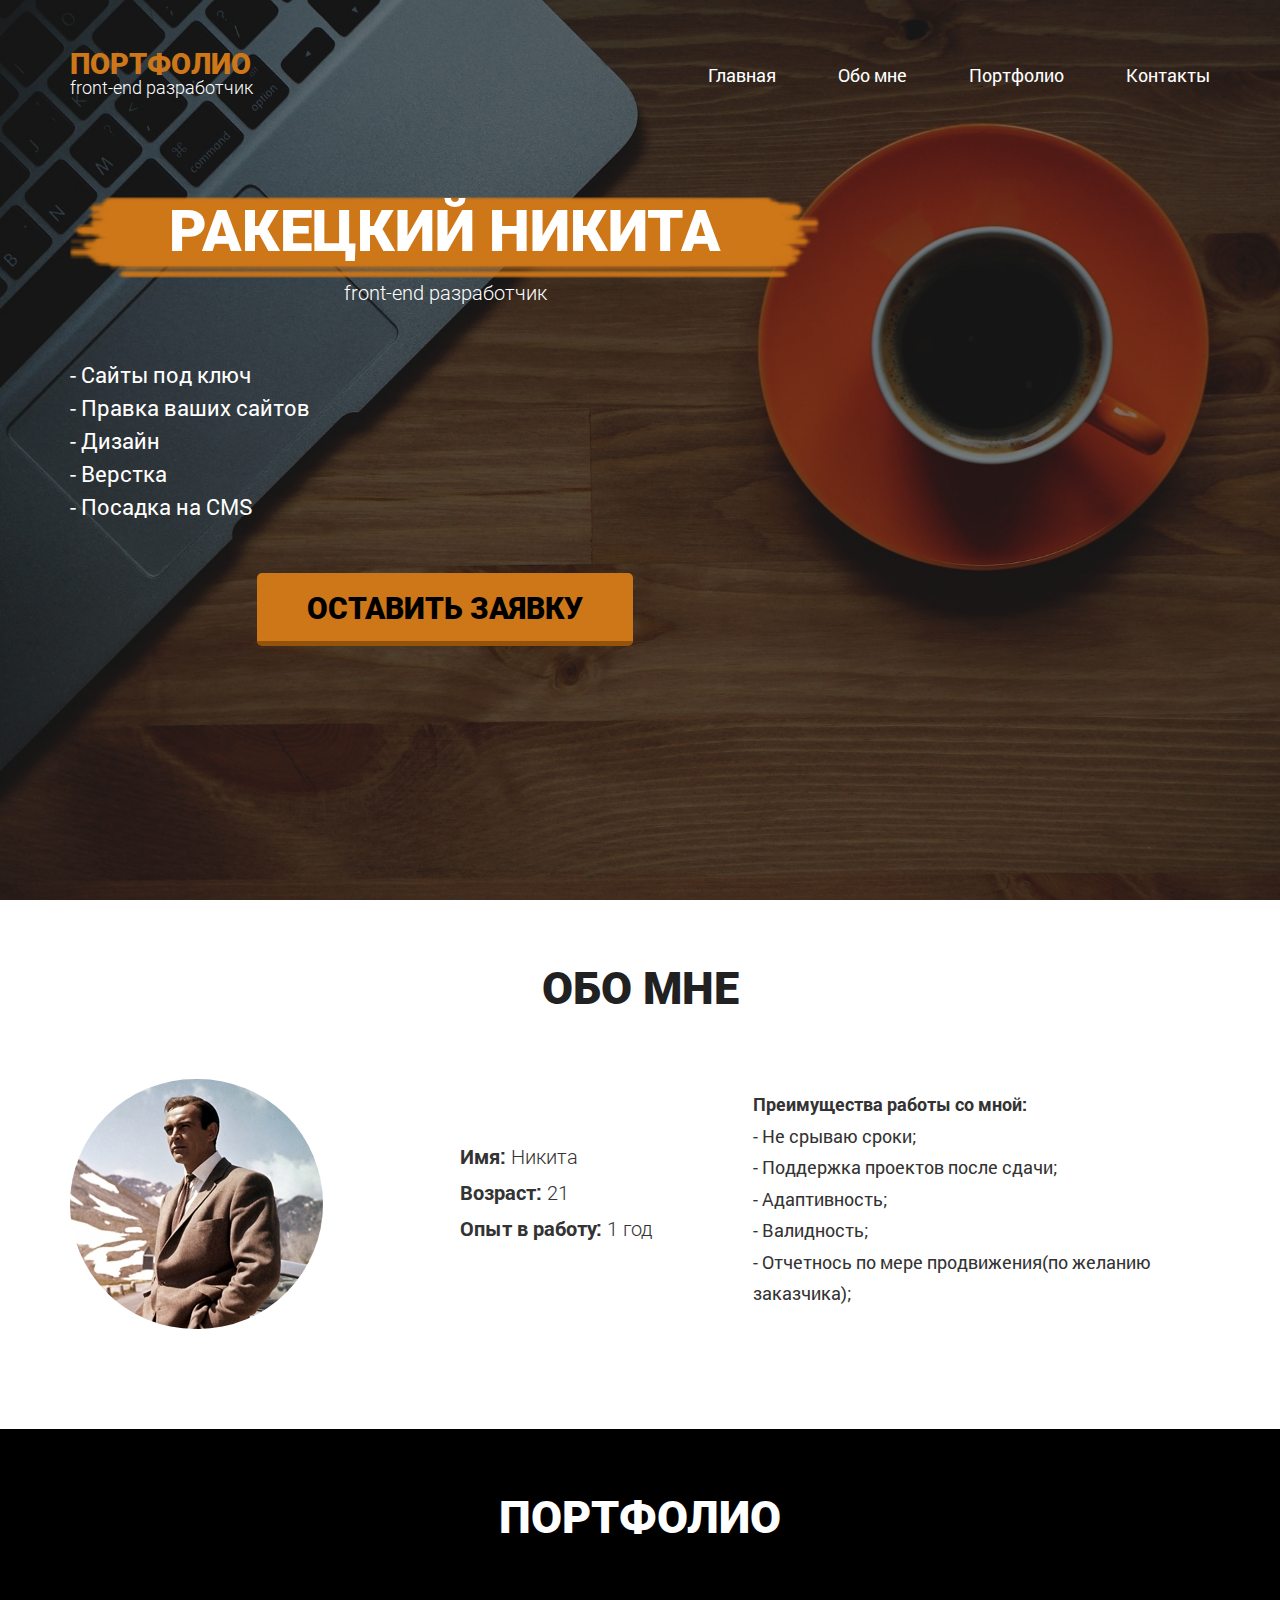
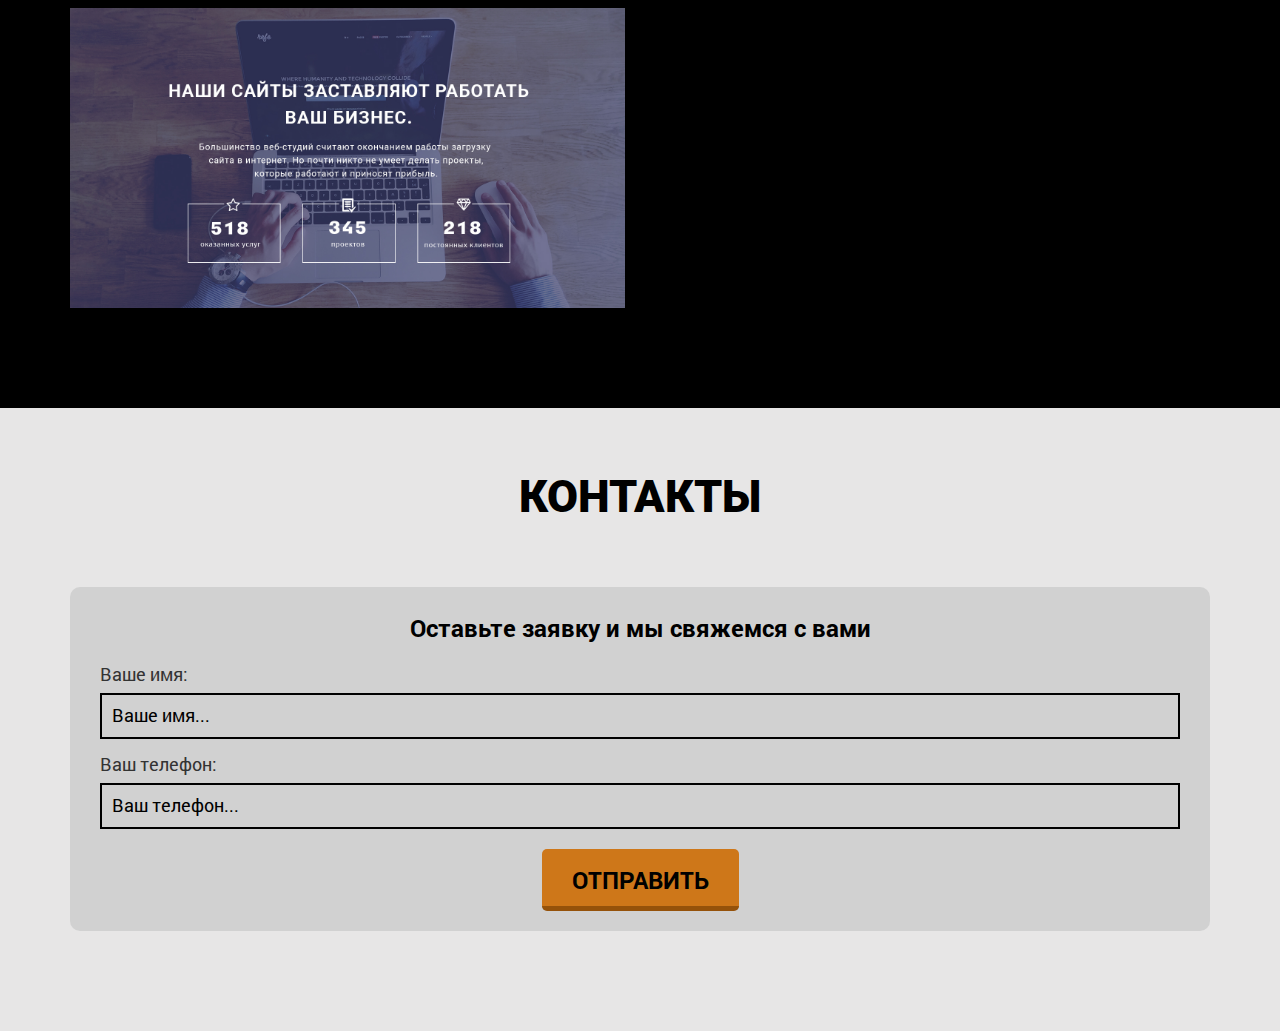
<file: me_port/index.html>
<!DOCTYPE html>
<!--[if lt IE 7 ]><html class="ie ie6" lang="en"> <![endif]-->
<!--[if IE 7 ]><html class="ie ie7" lang="en"> <![endif]-->
<!--[if IE 8 ]><html class="ie ie8" lang="en"> <![endif]-->
<!--[if (gte IE 9)|!(IE)]><!--><html lang="ru"> <!--<![endif]-->

<head>

	<meta charset="utf-8">

	<title>Портфолио</title>
	<meta name="description" content="">

	<meta http-equiv="X-UA-Compatible" content="IE=edge">
	<meta name="viewport" content="width=device-width, initial-scale=1, maximum-scale=1">

	<meta property="og:image" content="path/to/image.jpg">
	<link rel="shortcut icon" href="img/favicon/favicon.ico" type="image/x-icon">
	<link rel="apple-touch-icon" href="img/favicon/apple-touch-icon.png">
	<link rel="apple-touch-icon" sizes="72x72" href="img/favicon/apple-touch-icon-72x72.png">
	<link rel="apple-touch-icon" sizes="114x114" href="img/favicon/apple-touch-icon-114x114.png">

	<!-- Chrome, Firefox OS and Opera -->
	<meta name="theme-color" content="#000">
	<!-- Windows Phone -->
	<meta name="msapplication-navbutton-color" content="#000">
	<!-- iOS Safari -->
	<meta name="apple-mobile-web-app-status-bar-style" content="#000">

	<style>body { opacity: 0; overflow-x: hidden; } html { background-color: #fff; }</style>

</head>

<body>
	
	<header id="home">
		<div class="container">
			<div class="row">

				<div class="top-line clearfix">

					<div class="col-md-4 col-sm-4 col-xs-8">
						<div class="logo">
							Портфолио
							<span>front-end разработчик</span>
						</div>
					</div>

					<div class="col-md-8 col-sm-8 col-xs-4">
						<div class="toggle-mnu hidden-lg hidden-md">
							<span></span>
						</div>
						<nav class="small-mnu">
							<ul>
								<li><a href="#home">Главная</a></li>
								<li><a href="#about">Обо мне</a></li>
								<li><a href="#portfolio">Портфолио</a></li>
								<li><a href="#contacts">Контакты</a></li>
							</ul>
						</nav>
						<nav class="mnu-line hidden-xs hidden-sm">
							<ul>
								<li><a href="#home">Главная</a></li>
								<li><a href="#about">Обо мне</a></li>
								<li><a href="#portfolio">Портфолио</a></li>
								<li><a href="#contacts">Контакты</a></li>
							</ul>
						</nav>
					</div>

				</div>

				<div class="header-content clearfix">
					<div class="col-md-8 col-sm-10 col-xs-12">

						<div class="bg-h">
							<img src="img/bg-h.png" class="img-responsive" alt="фон">
							<h1>Ракецкий Никита</h1>
						</div>

						<span>front-end разработчик</span>

						<ul class="adv">
							<li>- Сайты под ключ</li>
							<li>- Правка ваших сайтов</li>
							<li>- Дизайн</li>
							<li>- Верстка</li>
							<li>- Посадка на CMS</li>
						</ul>

						<div class="btn-wrap">
							<div class="btn">Оставить заявку</div>
						</div>

					</div>
				</div>

			</div>
		</div>
	</header>

	<section id="about">
		<div class="container">
			<div class="row">
				
				<h2>Обо мне</h2>

					<div class="col-md-4 col-sm-5">
						<div class="img-about-wrap">
							
						</div>
					</div>

					<div class="col-md-3 col-sm-7">
						<ul class="me">
							<li><span>Имя:</span> Никита</li>
							<li><span>Возраст:</span> 21</li>
							<li><span>Опыт в работу:</span> 1 год</li>
						</ul>
					</div>

					<div class="col-md-5">
						<ul class="adv-about">
							<li><span>Преимущества работы со мной:</span></li>
							<li>- Не срываю сроки;</li>
							<li>- Поддержка проектов после сдачи;</li>
							<li>- Адаптивность;</li>
							<li>- Валидность;</li>
							<li>- Отчетнось по мере продвижения(по желанию заказчика);</li>
						</ul>
					</div>

			</div>
		</div>

	</section>

	<section id="portfolio">
		<div class="container">
			<div class="row">

				<h2>Портфолио</h2>

				<div class="col-md-6">
						<div class="img-wrap-port">
							<img class="img-responsive" src="img/item-port.jpg" alt="сайт">
							<a href="https://flnikrak147.github.io/webagency/" target="_blank" class="item">
								<span class="loop"></span>
								<span class="pdr">Подробнее</span>
							</a>
						</div>
				</div>
			</div>
		</div>
	</section>

	<section id="contacts">
		<div class="container">
			<div class="row">
				<h2>Контакты</h2>
				<div class="col-md-12">
					
					<form id="callback" class="form">

						<input type="hidden" name="project_name" value="Портфолио">
						<input type="hidden" name="admin_email" value="flnikrak147@gmail.com">
						<input type="hidden" name="form_subject" value="Заявка с нижней формы">

						<div class="contact-form-head">
							<h4>Оставьте заявку и мы свяжемся с вами</h4>
						</div>

						<label>
							<span>Ваше имя:</span>
							<input type="text" name="Имя" placeholder="Ваше имя...">
						</label>

						<label>
							<span>Ваш телефон:</span>
							<input type="text" name="Телефон" placeholder="Ваш телефон..." required>
						</label>

						<div class="text-center">
							<button class="button">Отправить</button>
						</div>

					</form>
				</div>
			</div>
		</div>
	</section>

	<!--[if lt IE 9]>
	<script src="libs/html5shiv/es5-shim.min.js"></script>
	<script src="libs/html5shiv/html5shiv.min.js"></script>
	<script src="libs/html5shiv/html5shiv-printshiv.min.js"></script>
	<script src="libs/respond/respond.min.js"></script>
	<![endif]-->
	
	<!-- Yandex.Metrika counter -->
	<script type="text/javascript">
		(function (d, w, c) {
			(w[c] = w[c] || []).push(function() {
				try {
					w.yaCounter44913709 = new Ya.Metrika({
						id:44913709,
						clickmap:true,
						trackLinks:true,
						accurateTrackBounce:true,
						webvisor:true
					});
				} catch(e) { }
			});

			var n = d.getElementsByTagName("script")[0],
				s = d.createElement("script"),
				f = function () { n.parentNode.insertBefore(s, n); };
			s.type = "text/javascript";
			s.async = true;
			s.src = "https://mc.yandex.ru/metrika/watch.js";

			if (w.opera == "[object Opera]") {
				d.addEventListener("DOMContentLoaded", f, false);
			} else { f(); }
		})(document, window, "yandex_metrika_callbacks");
	</script>
	<noscript><div><img src="https://mc.yandex.ru/watch/44913709" style="position:absolute; left:-9999px;" alt=""/></div></noscript>
<!-- /Yandex.Metrika counter -->
	<link rel="stylesheet" href="css/main.min.css">
	<script src="js/scripts.min.js"></script>

</body>
</html>
</file>
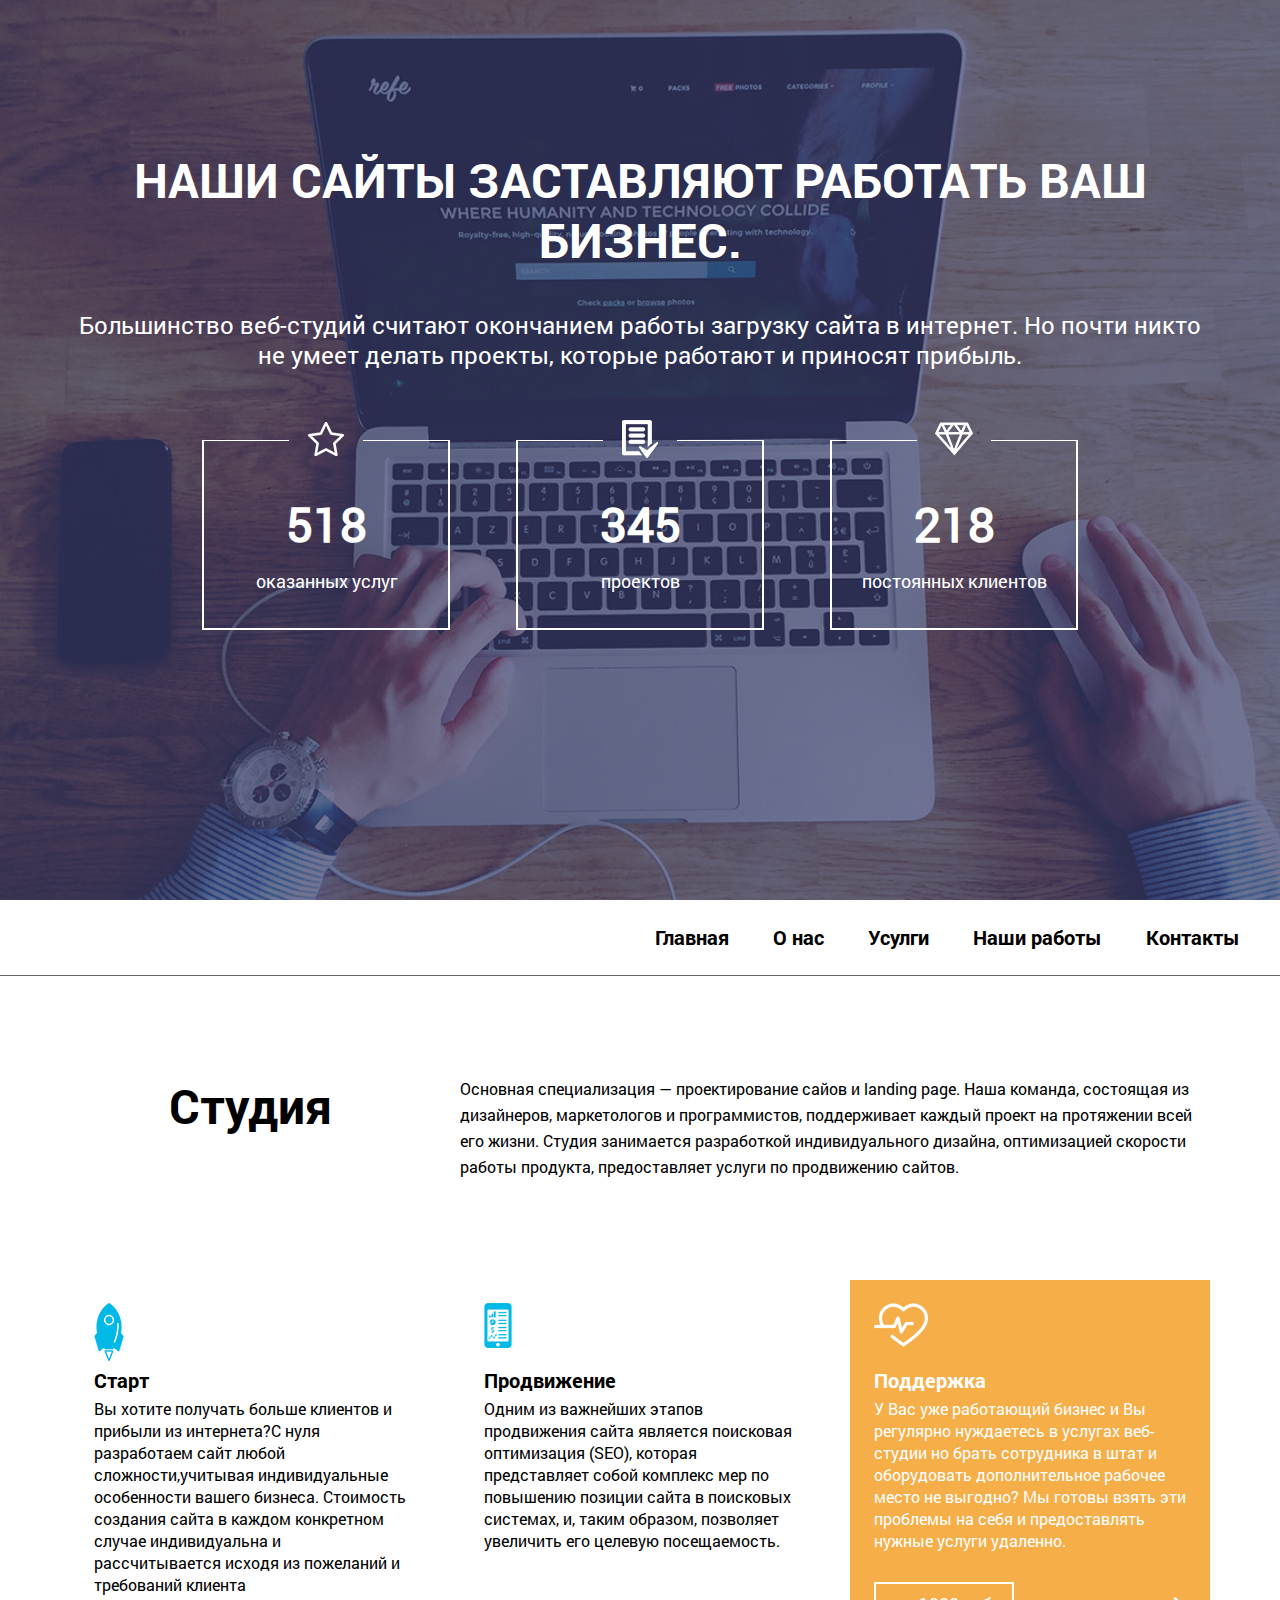
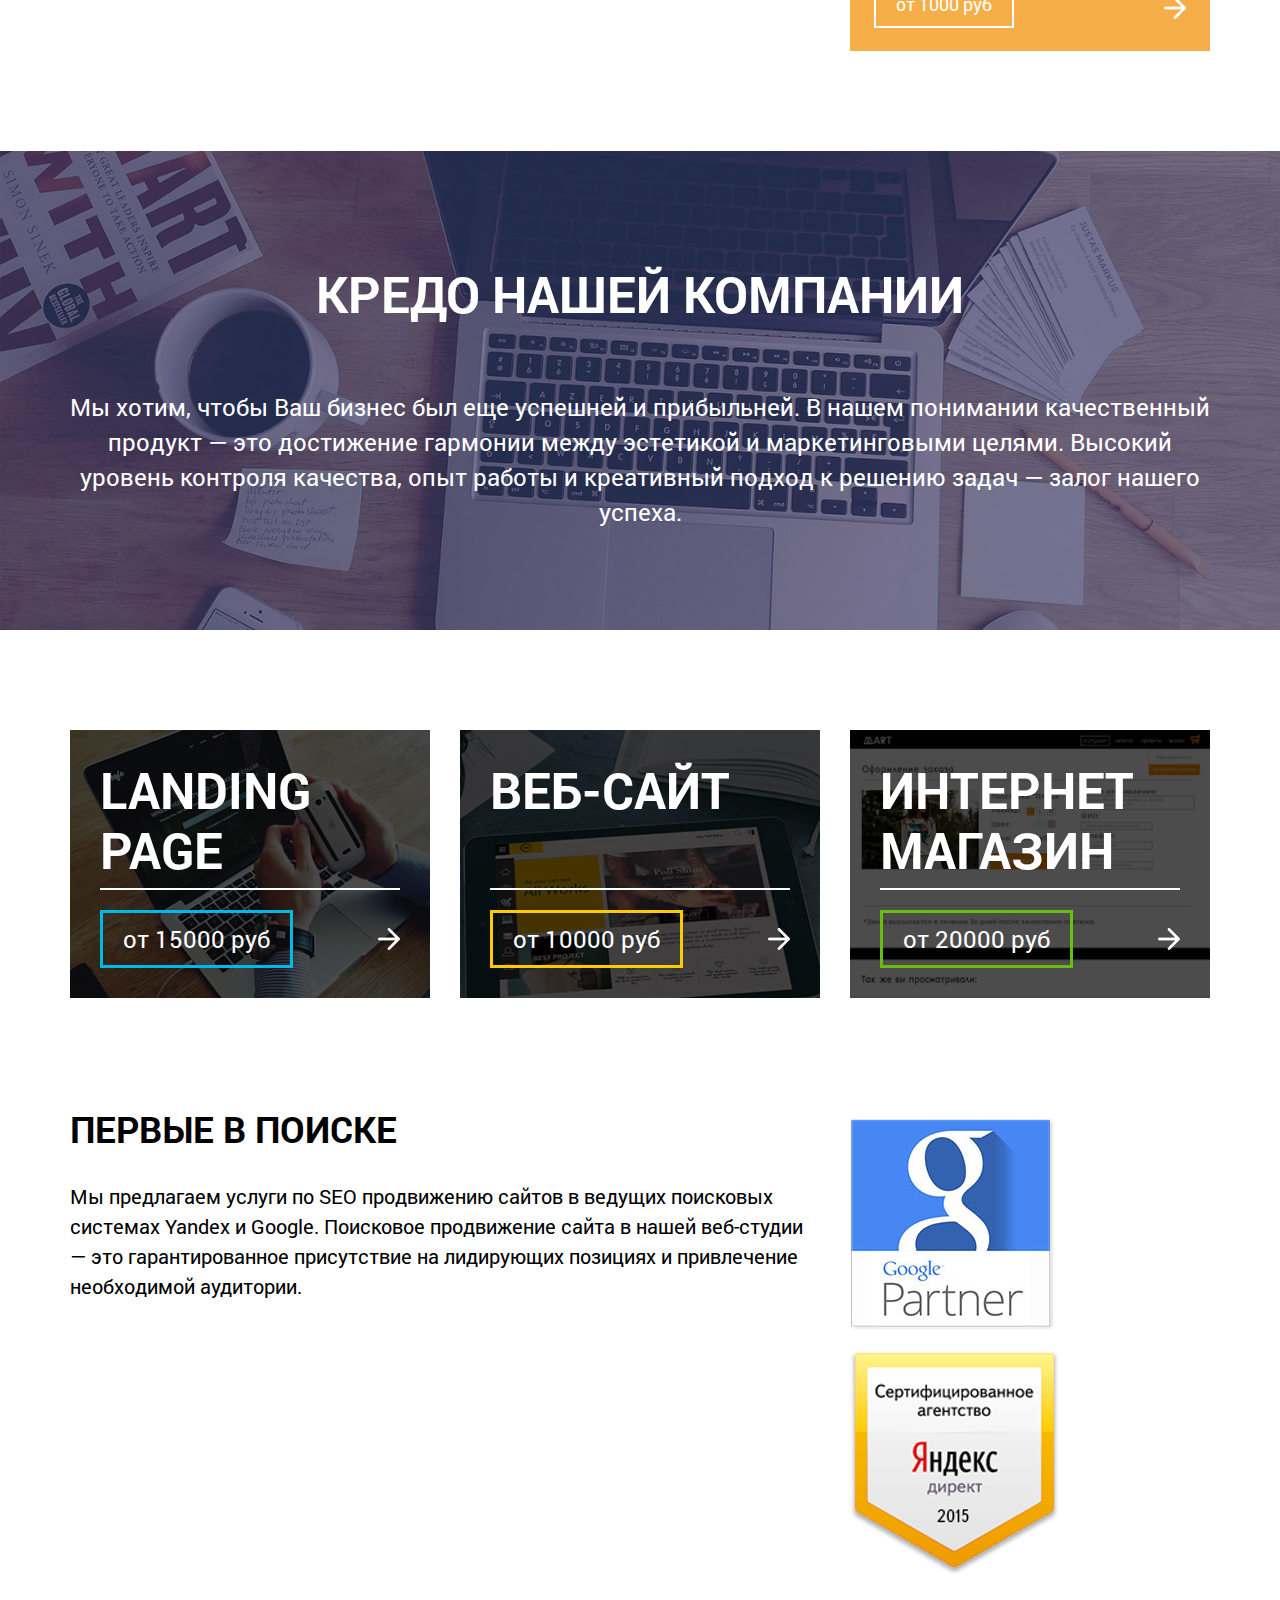
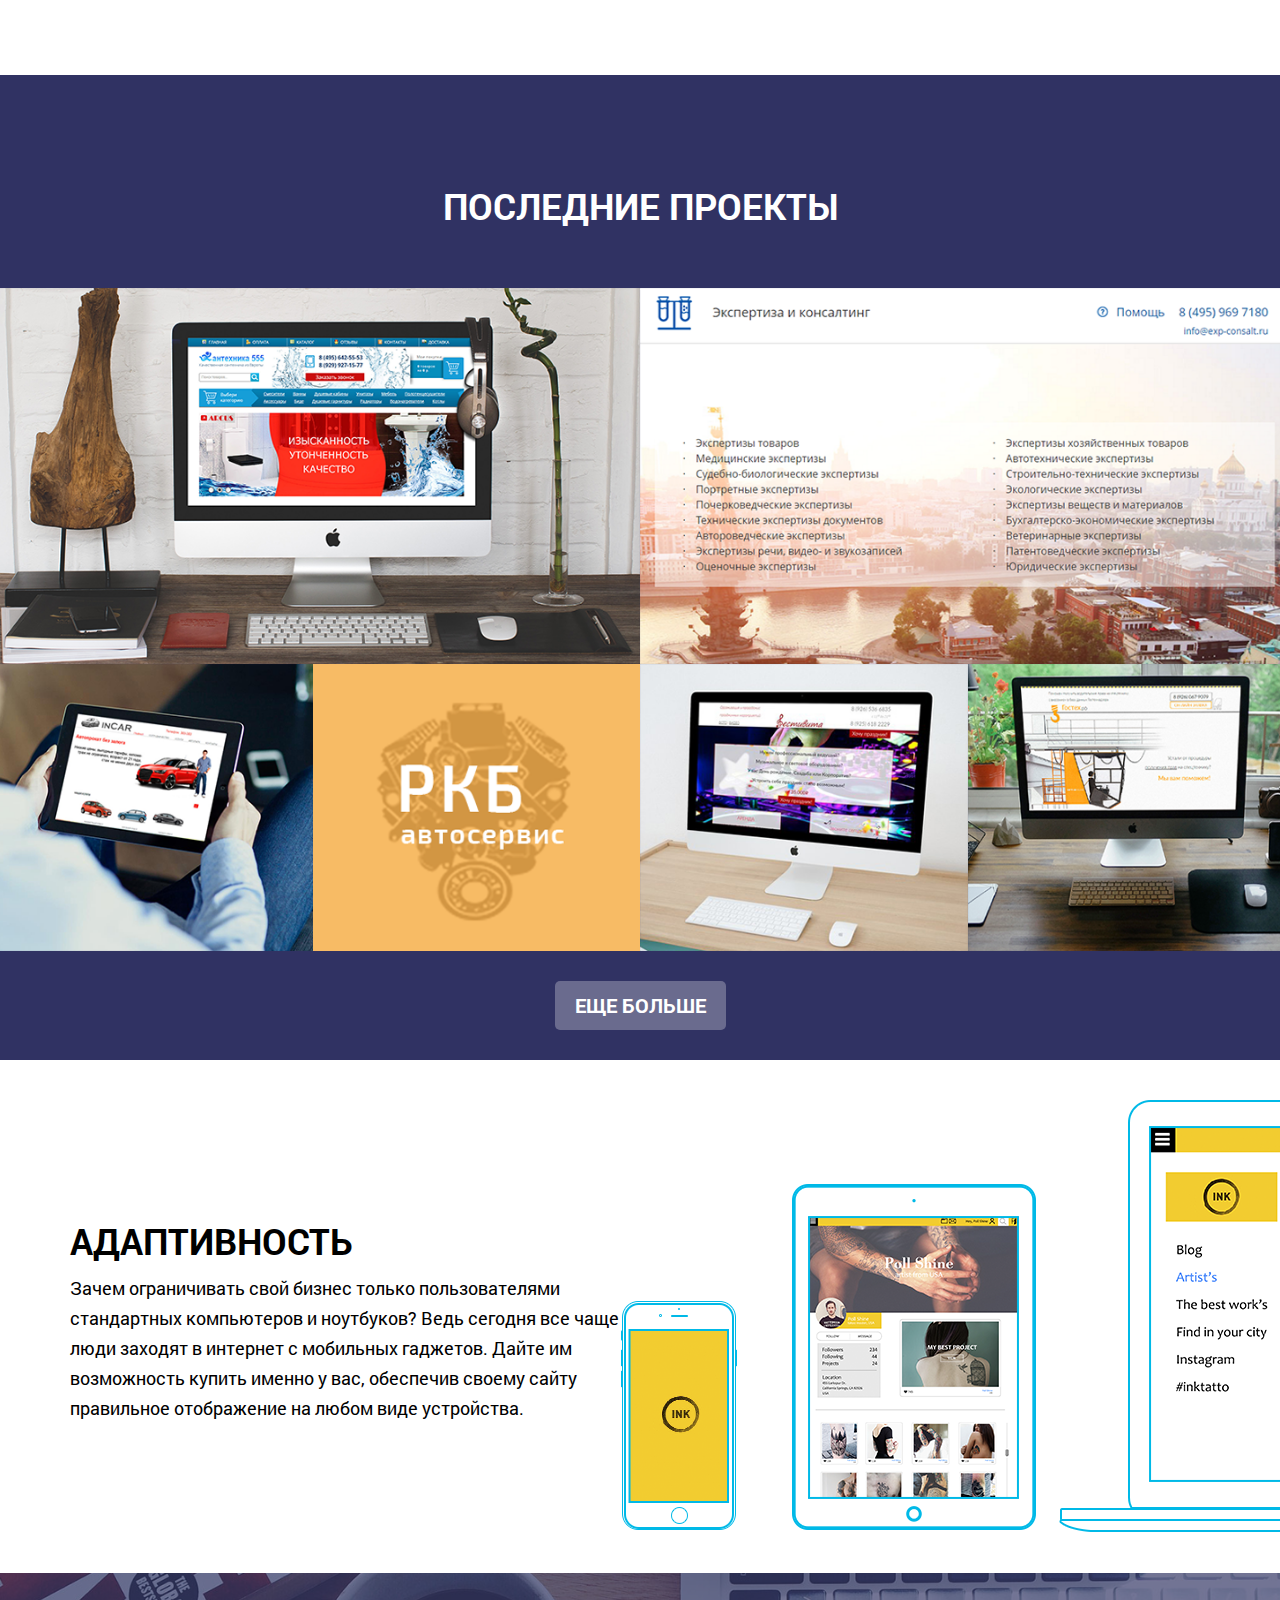
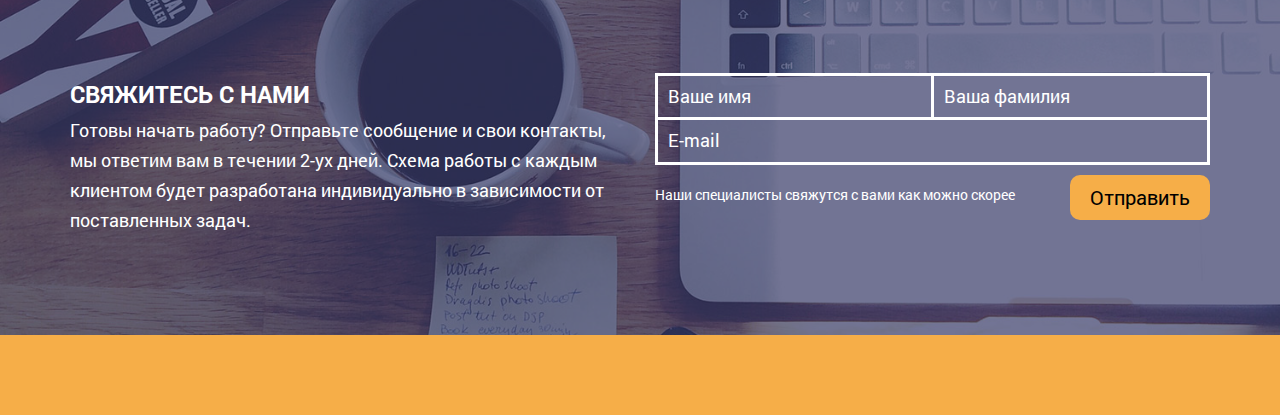
<file: webagency/index.html>
<!DOCTYPE html>
<html lang="ru">

<head>

	<meta charset="utf-8">

	<title>Title</title>
	<meta name="description" content="">

	<meta http-equiv="X-UA-Compatible" content="IE=edge">
	<meta name="viewport" content="width=device-width, initial-scale=1, maximum-scale=1">

	<meta property="og:image" content="path/to/image.jpg">
	<link rel="shortcut icon" href="img/favicon/favicon.ico" type="image/x-icon">
	<link rel="apple-touch-icon" href="img/favicon/apple-touch-icon.png">
	<link rel="apple-touch-icon" sizes="72x72" href="img/favicon/apple-touch-icon-72x72.png">
	<link rel="apple-touch-icon" sizes="114x114" href="img/favicon/apple-touch-icon-114x114.png">

	<!-- Chrome, Firefox OS and Opera -->
	<meta name="theme-color" content="#000">
	<!-- Windows Phone -->
	<meta name="msapplication-navbutton-color" content="#000">
	<!-- iOS Safari -->
	<meta name="apple-mobile-web-app-status-bar-style" content="#000">

	<style>body { opacity: 0; overflow-x: hidden; } html { background-color: #fff; }</style>

</head>

<body>

	<header id="home">
		<div class="container">
			<div class="row">
				<div class="col-sm-12">

					<h1 class="h1">
						Наши сайты заставляют работать ваш бизнес.
					</h1>

					<p>
						Большинство веб-студий считают окончанием работы загрузку 
						сайта в интернет. Но почти никто не умеет делать проекты,
						которые работают и приносят прибыль.
					</p>

					<div class="item-adv">
						<div class="img-wrap">
							<img src="img/item-top/1.png" alt="alt">
						</div>
						<h1 class="h1-adv">518</h1>
						<p>оказанных услуг</p>
					</div>

					<div class="item-adv">
						<div class="img-wrap">
							<img src="img/item-top/2.png" alt="alt">
						</div>
						<h1 class="h1-adv">345</h1>
						<p>проектов</p>
					</div>

					<div class="item-adv">
						<div class="img-wrap">
							<img src="img/item-top/3.png" alt="alt">
						</div>
						<h1 class="h1-adv">218</h1>
						<p>постоянных клиентов</p>
					</div>

				</div>
			</div>
		</div>
	</header>

	<div class="mobile-mnu">
		<div class="toggle-mnu hidden-md hidden-lg">
			<span></span>
		</div>
		<nav class="small-mnu hidden-md hidden-lg">
			<ul>
				<li><a href="#home">Главная</a></li>
				<li><a href="#about">О нас</a></li>
				<li><a href="#services">Услуги</a></li>
				<li><a href="#works">Наши работы</a></li>
				<li><a href="#contacts">Контакты</a></li>
			</ul>
		</nav>
	</div>
	
	<div class="mnu-line hidden-sm hidden-xs clearfix">
		<nav class="main-mnu">
			<ul>
				<li><a href="#home">Главная</a></li>
				<li><a href="#about">О нас</a></li>
				<li><a href="#services">Усулги</a></li>
				<li><a href="#works">Наши работы</a></li>
				<li><a href="#contacts">Контакты</a></li>
			</ul>
		</nav>
	</div>

	<section id="about">
		<div class="container">
			<div class="row">
				
				<div class="col-md-4">
					<h1 class="h1">Студия</h1>
				</div>

				<div class="col-md-8">
					<p class="about-content">
						Основная специализация — проектирование сайов и landing page. 
						Наша команда, состоящая из дизайнеров, маркетологов и программистов, 
						поддерживает каждый проект на протяжении всей его жизни. Студия 
						занимается разработкой индивидуального дизайна, оптимизацией 
						скорости работы продукта, предоставляет услуги по продвижению сайтов.
					</p>
				</div>

				<div class="col-md-4 col-sm-4">
					<div class="item-about">
						<div class="img-wrap">
							<img src="img/item-about/1.png" alt="alt">
						</div>
						<h3 class="h3">Старт</h3>
						<p>
							Вы хотите получать больше клиентов 
							и прибыли из интернета?С нуля разработаем 
							сайт любой сложности,учитывая индивидуальные
							особенности вашего бизнеса. Стоимость создания 
							сайта в каждом конкретном случае индивидуальна 
							и рассчитывается исходя из пожеланий и 
							требований клиента
						</p>
					</div>
				</div>

				<div class="col-md-4 col-sm-4">
					<div class="item-about">
						<div class="img-wrap">
							<img src="img/item-about/2.png" alt="alt">
						</div>
						<h3 class="h3">Продвижение</h3>
						<p>						
							Одним из важнейших этапов продвижения 
							сайта является поисковая оптимизация (SEO), 
							которая представляет собой комплекс мер по 
							повышению позиции сайта в поисковых 
							системах, и, таким образом, позволяет 
							увеличить его целевую посещаемость.
						</p>
					</div>
				</div>

				<div class="col-md-4 col-sm-4">
					<div class="item-about accent">
						<div class="img-wrap">
							<img src="img/item-about/3.png" alt="alt">
						</div>
						<h3 class="h3">Поддержка</h3>
						<p>
							У Вас уже работающий бизнес и Вы 
							регулярно нуждаетесь в услугах веб-студии
							но брать сотрудника в штат и оборудовать 
							дополнительное рабочее место не выгодно? 
							Мы готовы взять эти проблемы на себя и 
							предоставлять нужные услуги  удаленно.
						</p>
						<div class="price">
							от 1000 руб
						</div>
						<div class="arrow">
							<img src="img/item-about/4.png" alt="alt">
						</div>
					</div>
				</div>
			</div>
		</div>
		<div class="credo">
			<div class="container">
				<div class="row">
					<div class="col-md-12">
						<h2 class="h2">Кредо нашей компании</h2>
						<p>
							Мы хотим, чтобы Ваш бизнес был еще успешней и прибыльней. В нашем понимании 
							качественный продукт — это достижение гармонии между эстетикой и 
							маркетинговыми целями. Высокий уровень контроля качества, опыт 
							работы и креативный подход к решению задач — залог 
							нашего успеха.
						</p>
					</div>
				</div>
			</div>
		</div>
	</section>

	<section id="services">
		<div class="container">
			<div class="row">

				<div class="col-md-4">
					<div class="item-services lp">
						<h1 class="h1">Landing <br>Page</h1>
						 <div class="price">от 15000 руб</div>
						 <div class="arrow">
						 		<img src="img/item-about/4.png" alt="alt">
						 </div>
					</div>
				</div>

				<div class="col-md-4">
					<div class="item-services web">
						<h1 class="h1">Веб-сайт</h1>
						 <div class="price">от 10000 руб</div>
						 <div class="arrow">
						 		<img src="img/item-about/4.png" alt="alt">
						 </div>
					</div>
				</div>

				<div class="col-md-4">
					<div class="item-services store">
						<h1 class="h1">Интернет магазин</h1>
						 <div class="price">от 20000 руб</div>
						 <div class="arrow">
						 		<img src="img/item-about/4.png" alt="alt">
						 </div>
					</div>
				</div>
				
				<div class="col-md-12">
					<div class="row">

						<div class="services-content clearfix">
							<div class="col-md-8 col-sm-8">
								<h3 class="h3">Первые в поиске</h3>
								<p>
									Мы предлагаем услуги по SEO продвижению 
									сайтов в ведущих поисковых системах Yandex 
									и Google. Поисковое продвижение сайта в 
									нашей веб-студии — это гарантированное 
									присутствие на лидирующих позициях и 
									привлечение необходимой аудитории.
								</p>
							</div>

							<div class="col-md-4 col-sm-4">
								<div class="img-services">
									<img src="img/item-services/4.jpg" alt="alt">
								</div>
								<div class="img-services">
									<img src="img/item-services/5.png" alt="alt">
								</div>
							</div>

						</div>
					</div>
				</div>
						

			</div>
		</div>
	</section>

	<section id="works">
		<div class="container">
			<div class="row">

				<div class="col-md-12">
					<h2 class="h2">Последние проекты</h2>
				</div>

			</div>
		</div>
		<div class="works-item">
			<div class="container">
				<div class="row">

					<div class="col-md-6 col-sm-6">
						<div class="img-works">
							<img src="img/item-works/1.png" alt="alt">
						</div>
					</div>

					<div class="col-md-6 col-sm-6">
						<div class="img-works">
							<img src="img/item-works/2.png" alt="alt">
						</div>
					</div>
					
					<div class="col-md-3 col-sm-6">
						<div class="img-works">
							<img src="img/item-works/3.png" alt="alt">
						</div>
					</div>

					<div class="col-md-3 col-sm-6">
						<div class="img-works">
							<img src="img/item-works/4.png" alt="alt">
						</div>
					</div>

					<div class="col-md-3 col-sm-6">
						<div class="img-works">
							<img src="img/item-works/5.png" alt="alt">
						</div>
					</div>

					<div class="col-md-3 col-sm-6">
						<div class="img-works">
							<img src="img/item-works/6.png" alt="alt">
						</div>
					</div>
					
					<div class="col-md-12">
						<div class="btn-wrap">
							<a href="#" class="btn">Еще больше</a>
						</div>
					</div>
				</div>

			</div>
		</div>
		<div class="adaptiv">
			<div class="container">
				<div class="row">
					
					<div class="col-md-6">
						<h2 class="h2">Адаптивность</h2>
						<p>
						Зачем ограничивать свой бизнес только 
						пользователями стандартных компьютеров 
						и ноутбуков? Ведь сегодня все чаще люди 
						заходят в интернет с мобильных гаджетов. 
						Дайте им возможность купить именно у вас, 
						обеспечив своему сайту правильное 
						отображение на любом виде устройства.</p>
					</div>
					
					

				</div>
			</div>
		</div>
	</section>
	
	<section id="contacts">
		<div class="container">
			<div class="row">
				
				<div class="col-md-6">
					
					<h2 class="h2">Свяжитесь с нами</h2>
					<p>
						Готовы начать работу? Отправьте
						сообщение и свои контакты, мы
						ответим вам в течении 2-ух дней.
						Схема работы с каждым клиентом
						будет разработана индивидуально 
						в зависимости от поставленных задач.
					</p>

				</div>
				<div class="col-md-6">
					
					<form id="callback" class="callback">
						
						<div class="wrap">
							<label class="inline">
								<input type="text" name="Имя" placeholder="Ваше имя" required>
							</label>
							<label class="inline">
								<input type="text" name="Фамилия" placeholder="Ваша фамилия" required>
							</label>

							<label class="mail">
								<input type="text" name="E-mail" placeholder="E-mail" required>
							</label>
						</div>
						<p>Наши специалисты свяжутся с вами как можно скорее</p>
						<button class="button-form">Отправить</button>
					</form>

				</div>

			</div>
		</div>
	</section>

	<footer>
		
	</footer>

	<link rel="stylesheet" href="css/main.min.css">
	<script src="js/scripts.min.js"></script>

</body>
</html>
</file>
<file: me_port/css/main.min.css>
@font-face{font-family:RobotoRegular;font-weight:400;font-style:normal;src:url(../fonts/RobotoRegular/RobotoRegular.eot);src:url(../fonts/RobotoRegular/RobotoRegular.eot?#iefix) format("embedded-opentype"),url(../fonts/RobotoRegular/RobotoRegular.woff) format("woff"),url(../fonts/RobotoRegular/RobotoRegular.ttf) format("truetype")}@font-face{font-family:RobotoBold;font-weight:400;font-style:normal;src:url(../fonts/RobotoBold/RobotoBold.eot);src:url(../fonts/RobotoBold/RobotoBold.eot?#iefix) format("embedded-opentype"),url(../fonts/RobotoBold/RobotoBold.woff) format("woff"),url(../fonts/RobotoBold/RobotoBold.ttf) format("truetype")}@font-face{font-family:RobotoBlack;font-weight:400;font-style:normal;src:url(../fonts/RobotoBlack/RobotoBlack.eot);src:url(../fonts/RobotoBlack/RobotoBlack.eot?#iefix) format("embedded-opentype"),url(../fonts/RobotoBlack/RobotoBlack.woff) format("woff"),url(../fonts/RobotoBlack/RobotoBlack.ttf) format("truetype")}@font-face{font-family:RobotoLight;font-weight:400;font-style:normal;src:url(../fonts/RobotoLight/RobotoLight.eot);src:url(../fonts/RobotoLight/RobotoLight.eot?#iefix) format("embedded-opentype"),url(../fonts/RobotoLight/RobotoLight.woff) format("woff"),url(../fonts/RobotoLight/RobotoLight.ttf) format("truetype")}html{font-family:sans-serif;-ms-text-size-adjust:100%;-webkit-text-size-adjust:100%}body{margin:0}article,aside,details,figcaption,figure,footer,header,hgroup,main,menu,nav,section,summary{display:block}audio,canvas,progress,video{display:inline-block;vertical-align:baseline}audio:not([controls]){display:none;height:0}[hidden],template{display:none}a{background-color:transparent}a:active,a:hover{outline:0}abbr[title]{border-bottom:1px dotted}b,strong{font-weight:700}dfn{font-style:italic}h1{font-size:2em;margin:.67em 0}mark{background:#ff0;color:#000}small{font-size:80%}sub,sup{font-size:75%;line-height:0;position:relative;vertical-align:baseline}sup{top:-.5em}sub{bottom:-.25em}img{border:0}svg:not(:root){overflow:hidden}figure{margin:1em 40px}hr{-webkit-box-sizing:content-box;box-sizing:content-box;height:0}pre{overflow:auto}code,kbd,pre,samp{font-family:monospace,monospace;font-size:1em}button,input,optgroup,select,textarea{color:inherit;font:inherit;margin:0}button{overflow:visible}button,select{text-transform:none}button,html input[type=button],input[type=reset],input[type=submit]{-webkit-appearance:button;cursor:pointer}button[disabled],html input[disabled]{cursor:default}button::-moz-focus-inner,input::-moz-focus-inner{border:0;padding:0}input{line-height:normal}input[type=checkbox],input[type=radio]{-webkit-box-sizing:border-box;box-sizing:border-box;padding:0}input[type=number]::-webkit-inner-spin-button,input[type=number]::-webkit-outer-spin-button{height:auto}input[type=search]{-webkit-appearance:textfield;-webkit-box-sizing:content-box;box-sizing:content-box}input[type=search]::-webkit-search-cancel-button,input[type=search]::-webkit-search-decoration{-webkit-appearance:none}fieldset{border:1px solid silver;margin:0 2px;padding:.35em .625em .75em}legend{border:0;padding:0}textarea{overflow:auto}optgroup{font-weight:700}table{border-collapse:collapse;border-spacing:0}td,th{padding:0}*{-webkit-box-sizing:border-box;box-sizing:border-box}:after,:before{-webkit-box-sizing:border-box;box-sizing:border-box}html{font-size:10px;-webkit-tap-highlight-color:transparent}body{font-family:"Helvetica Neue",Helvetica,Arial,sans-serif;font-size:14px;line-height:1.42857143;color:#333;background-color:#fff}button,input,select,textarea{font-family:inherit;font-size:inherit;line-height:inherit}a{color:#337ab7;text-decoration:none}a:focus,a:hover{color:#23527c;text-decoration:underline}a:focus{outline:5px auto -webkit-focus-ring-color;outline-offset:-2px}figure{margin:0}img{vertical-align:middle}.img-responsive{display:block;max-width:100%;height:auto}.img-rounded{-webkit-border-radius:6px;border-radius:6px}.img-thumbnail{padding:4px;line-height:1.42857143;background-color:#fff;border:1px solid #ddd;-webkit-border-radius:4px;border-radius:4px;-webkit-transition:all .2s ease-in-out;-o-transition:all .2s ease-in-out;transition:all .2s ease-in-out;display:inline-block;max-width:100%;height:auto}.img-circle{-webkit-border-radius:50%;border-radius:50%}hr{margin-top:20px;margin-bottom:20px;border:0;border-top:1px solid #eee}.sr-only{position:absolute;width:1px;height:1px;margin:-1px;padding:0;overflow:hidden;clip:rect(0,0,0,0);border:0}.sr-only-focusable:active,.sr-only-focusable:focus{position:static;width:auto;height:auto;margin:0;overflow:visible;clip:auto}[role=button]{cursor:pointer}.container{margin-right:auto;margin-left:auto;padding-left:15px;padding-right:15px}@media (min-width:768px){.container{width:750px}}@media (min-width:992px){.container{width:970px}}@media (min-width:1200px){.container{width:1170px}}.container-fluid{margin-right:auto;margin-left:auto;padding-left:15px;padding-right:15px}.row{margin-left:-15px;margin-right:-15px}.col-lg-1,.col-lg-10,.col-lg-11,.col-lg-12,.col-lg-2,.col-lg-3,.col-lg-4,.col-lg-5,.col-lg-6,.col-lg-7,.col-lg-8,.col-lg-9,.col-md-1,.col-md-10,.col-md-11,.col-md-12,.col-md-2,.col-md-3,.col-md-4,.col-md-5,.col-md-6,.col-md-7,.col-md-8,.col-md-9,.col-sm-1,.col-sm-10,.col-sm-11,.col-sm-12,.col-sm-2,.col-sm-3,.col-sm-4,.col-sm-5,.col-sm-6,.col-sm-7,.col-sm-8,.col-sm-9,.col-xs-1,.col-xs-10,.col-xs-11,.col-xs-12,.col-xs-2,.col-xs-3,.col-xs-4,.col-xs-5,.col-xs-6,.col-xs-7,.col-xs-8,.col-xs-9{position:relative;min-height:1px;padding-left:15px;padding-right:15px}.col-xs-1,.col-xs-10,.col-xs-11,.col-xs-12,.col-xs-2,.col-xs-3,.col-xs-4,.col-xs-5,.col-xs-6,.col-xs-7,.col-xs-8,.col-xs-9{float:left}.col-xs-12{width:100%}.col-xs-11{width:91.66666667%}.col-xs-10{width:83.33333333%}.col-xs-9{width:75%}.col-xs-8{width:66.66666667%}.col-xs-7{width:58.33333333%}.col-xs-6{width:50%}.col-xs-5{width:41.66666667%}.col-xs-4{width:33.33333333%}.col-xs-3{width:25%}.col-xs-2{width:16.66666667%}.col-xs-1{width:8.33333333%}.col-xs-pull-12{right:100%}.col-xs-pull-11{right:91.66666667%}.col-xs-pull-10{right:83.33333333%}.col-xs-pull-9{right:75%}.col-xs-pull-8{right:66.66666667%}.col-xs-pull-7{right:58.33333333%}.col-xs-pull-6{right:50%}.col-xs-pull-5{right:41.66666667%}.col-xs-pull-4{right:33.33333333%}.col-xs-pull-3{right:25%}.col-xs-pull-2{right:16.66666667%}.col-xs-pull-1{right:8.33333333%}.col-xs-pull-0{right:auto}.col-xs-push-12{left:100%}.col-xs-push-11{left:91.66666667%}.col-xs-push-10{left:83.33333333%}.col-xs-push-9{left:75%}.col-xs-push-8{left:66.66666667%}.col-xs-push-7{left:58.33333333%}.col-xs-push-6{left:50%}.col-xs-push-5{left:41.66666667%}.col-xs-push-4{left:33.33333333%}.col-xs-push-3{left:25%}.col-xs-push-2{left:16.66666667%}.col-xs-push-1{left:8.33333333%}.col-xs-push-0{left:auto}.col-xs-offset-12{margin-left:100%}.col-xs-offset-11{margin-left:91.66666667%}.col-xs-offset-10{margin-left:83.33333333%}.col-xs-offset-9{margin-left:75%}.col-xs-offset-8{margin-left:66.66666667%}.col-xs-offset-7{margin-left:58.33333333%}.col-xs-offset-6{margin-left:50%}.col-xs-offset-5{margin-left:41.66666667%}.col-xs-offset-4{margin-left:33.33333333%}.col-xs-offset-3{margin-left:25%}.col-xs-offset-2{margin-left:16.66666667%}.col-xs-offset-1{margin-left:8.33333333%}.col-xs-offset-0{margin-left:0}@media (min-width:768px){.col-sm-1,.col-sm-10,.col-sm-11,.col-sm-12,.col-sm-2,.col-sm-3,.col-sm-4,.col-sm-5,.col-sm-6,.col-sm-7,.col-sm-8,.col-sm-9{float:left}.col-sm-12{width:100%}.col-sm-11{width:91.66666667%}.col-sm-10{width:83.33333333%}.col-sm-9{width:75%}.col-sm-8{width:66.66666667%}.col-sm-7{width:58.33333333%}.col-sm-6{width:50%}.col-sm-5{width:41.66666667%}.col-sm-4{width:33.33333333%}.col-sm-3{width:25%}.col-sm-2{width:16.66666667%}.col-sm-1{width:8.33333333%}.col-sm-pull-12{right:100%}.col-sm-pull-11{right:91.66666667%}.col-sm-pull-10{right:83.33333333%}.col-sm-pull-9{right:75%}.col-sm-pull-8{right:66.66666667%}.col-sm-pull-7{right:58.33333333%}.col-sm-pull-6{right:50%}.col-sm-pull-5{right:41.66666667%}.col-sm-pull-4{right:33.33333333%}.col-sm-pull-3{right:25%}.col-sm-pull-2{right:16.66666667%}.col-sm-pull-1{right:8.33333333%}.col-sm-pull-0{right:auto}.col-sm-push-12{left:100%}.col-sm-push-11{left:91.66666667%}.col-sm-push-10{left:83.33333333%}.col-sm-push-9{left:75%}.col-sm-push-8{left:66.66666667%}.col-sm-push-7{left:58.33333333%}.col-sm-push-6{left:50%}.col-sm-push-5{left:41.66666667%}.col-sm-push-4{left:33.33333333%}.col-sm-push-3{left:25%}.col-sm-push-2{left:16.66666667%}.col-sm-push-1{left:8.33333333%}.col-sm-push-0{left:auto}.col-sm-offset-12{margin-left:100%}.col-sm-offset-11{margin-left:91.66666667%}.col-sm-offset-10{margin-left:83.33333333%}.col-sm-offset-9{margin-left:75%}.col-sm-offset-8{margin-left:66.66666667%}.col-sm-offset-7{margin-left:58.33333333%}.col-sm-offset-6{margin-left:50%}.col-sm-offset-5{margin-left:41.66666667%}.col-sm-offset-4{margin-left:33.33333333%}.col-sm-offset-3{margin-left:25%}.col-sm-offset-2{margin-left:16.66666667%}.col-sm-offset-1{margin-left:8.33333333%}.col-sm-offset-0{margin-left:0}}@media (min-width:992px){.col-md-1,.col-md-10,.col-md-11,.col-md-12,.col-md-2,.col-md-3,.col-md-4,.col-md-5,.col-md-6,.col-md-7,.col-md-8,.col-md-9{float:left}.col-md-12{width:100%}.col-md-11{width:91.66666667%}.col-md-10{width:83.33333333%}.col-md-9{width:75%}.col-md-8{width:66.66666667%}.col-md-7{width:58.33333333%}.col-md-6{width:50%}.col-md-5{width:41.66666667%}.col-md-4{width:33.33333333%}.col-md-3{width:25%}.col-md-2{width:16.66666667%}.col-md-1{width:8.33333333%}.col-md-pull-12{right:100%}.col-md-pull-11{right:91.66666667%}.col-md-pull-10{right:83.33333333%}.col-md-pull-9{right:75%}.col-md-pull-8{right:66.66666667%}.col-md-pull-7{right:58.33333333%}.col-md-pull-6{right:50%}.col-md-pull-5{right:41.66666667%}.col-md-pull-4{right:33.33333333%}.col-md-pull-3{right:25%}.col-md-pull-2{right:16.66666667%}.col-md-pull-1{right:8.33333333%}.col-md-pull-0{right:auto}.col-md-push-12{left:100%}.col-md-push-11{left:91.66666667%}.col-md-push-10{left:83.33333333%}.col-md-push-9{left:75%}.col-md-push-8{left:66.66666667%}.col-md-push-7{left:58.33333333%}.col-md-push-6{left:50%}.col-md-push-5{left:41.66666667%}.col-md-push-4{left:33.33333333%}.col-md-push-3{left:25%}.col-md-push-2{left:16.66666667%}.col-md-push-1{left:8.33333333%}.col-md-push-0{left:auto}.col-md-offset-12{margin-left:100%}.col-md-offset-11{margin-left:91.66666667%}.col-md-offset-10{margin-left:83.33333333%}.col-md-offset-9{margin-left:75%}.col-md-offset-8{margin-left:66.66666667%}.col-md-offset-7{margin-left:58.33333333%}.col-md-offset-6{margin-left:50%}.col-md-offset-5{margin-left:41.66666667%}.col-md-offset-4{margin-left:33.33333333%}.col-md-offset-3{margin-left:25%}.col-md-offset-2{margin-left:16.66666667%}.col-md-offset-1{margin-left:8.33333333%}.col-md-offset-0{margin-left:0}}@media (min-width:1200px){.col-lg-1,.col-lg-10,.col-lg-11,.col-lg-12,.col-lg-2,.col-lg-3,.col-lg-4,.col-lg-5,.col-lg-6,.col-lg-7,.col-lg-8,.col-lg-9{float:left}.col-lg-12{width:100%}.col-lg-11{width:91.66666667%}.col-lg-10{width:83.33333333%}.col-lg-9{width:75%}.col-lg-8{width:66.66666667%}.col-lg-7{width:58.33333333%}.col-lg-6{width:50%}.col-lg-5{width:41.66666667%}.col-lg-4{width:33.33333333%}.col-lg-3{width:25%}.col-lg-2{width:16.66666667%}.col-lg-1{width:8.33333333%}.col-lg-pull-12{right:100%}.col-lg-pull-11{right:91.66666667%}.col-lg-pull-10{right:83.33333333%}.col-lg-pull-9{right:75%}.col-lg-pull-8{right:66.66666667%}.col-lg-pull-7{right:58.33333333%}.col-lg-pull-6{right:50%}.col-lg-pull-5{right:41.66666667%}.col-lg-pull-4{right:33.33333333%}.col-lg-pull-3{right:25%}.col-lg-pull-2{right:16.66666667%}.col-lg-pull-1{right:8.33333333%}.col-lg-pull-0{right:auto}.col-lg-push-12{left:100%}.col-lg-push-11{left:91.66666667%}.col-lg-push-10{left:83.33333333%}.col-lg-push-9{left:75%}.col-lg-push-8{left:66.66666667%}.col-lg-push-7{left:58.33333333%}.col-lg-push-6{left:50%}.col-lg-push-5{left:41.66666667%}.col-lg-push-4{left:33.33333333%}.col-lg-push-3{left:25%}.col-lg-push-2{left:16.66666667%}.col-lg-push-1{left:8.33333333%}.col-lg-push-0{left:auto}.col-lg-offset-12{margin-left:100%}.col-lg-offset-11{margin-left:91.66666667%}.col-lg-offset-10{margin-left:83.33333333%}.col-lg-offset-9{margin-left:75%}.col-lg-offset-8{margin-left:66.66666667%}.col-lg-offset-7{margin-left:58.33333333%}.col-lg-offset-6{margin-left:50%}.col-lg-offset-5{margin-left:41.66666667%}.col-lg-offset-4{margin-left:33.33333333%}.col-lg-offset-3{margin-left:25%}.col-lg-offset-2{margin-left:16.66666667%}.col-lg-offset-1{margin-left:8.33333333%}.col-lg-offset-0{margin-left:0}}.clearfix:after,.clearfix:before,.container-fluid:after,.container-fluid:before,.container:after,.container:before,.row:after,.row:before{content:" ";display:table}.clearfix:after,.container-fluid:after,.container:after,.row:after{clear:both}.center-block{display:block;margin-left:auto;margin-right:auto}.pull-right{float:right!important}.pull-left{float:left!important}.hide{display:none!important}.show{display:block!important}.invisible{visibility:hidden}.text-hide{font:0/0 a;color:transparent;text-shadow:none;background-color:transparent;border:0}.hidden{display:none!important}.affix{position:fixed}@-ms-viewport{width:device-width}.visible-lg,.visible-md,.visible-sm,.visible-xs{display:none!important}.visible-lg-block,.visible-lg-inline,.visible-lg-inline-block,.visible-md-block,.visible-md-inline,.visible-md-inline-block,.visible-sm-block,.visible-sm-inline,.visible-sm-inline-block,.visible-xs-block,.visible-xs-inline,.visible-xs-inline-block{display:none!important}@media (max-width:767px){.visible-xs{display:block!important}table.visible-xs{display:table!important}tr.visible-xs{display:table-row!important}td.visible-xs,th.visible-xs{display:table-cell!important}}@media (max-width:767px){.visible-xs-block{display:block!important}}@media (max-width:767px){.visible-xs-inline{display:inline!important}}@media (max-width:767px){.visible-xs-inline-block{display:inline-block!important}}@media (min-width:768px) and (max-width:991px){.visible-sm{display:block!important}table.visible-sm{display:table!important}tr.visible-sm{display:table-row!important}td.visible-sm,th.visible-sm{display:table-cell!important}}@media (min-width:768px) and (max-width:991px){.visible-sm-block{display:block!important}}@media (min-width:768px) and (max-width:991px){.visible-sm-inline{display:inline!important}}@media (min-width:768px) and (max-width:991px){.visible-sm-inline-block{display:inline-block!important}}@media (min-width:992px) and (max-width:1199px){.visible-md{display:block!important}table.visible-md{display:table!important}tr.visible-md{display:table-row!important}td.visible-md,th.visible-md{display:table-cell!important}}@media (min-width:992px) and (max-width:1199px){.visible-md-block{display:block!important}}@media (min-width:992px) and (max-width:1199px){.visible-md-inline{display:inline!important}}@media (min-width:992px) and (max-width:1199px){.visible-md-inline-block{display:inline-block!important}}@media (min-width:1200px){.visible-lg{display:block!important}table.visible-lg{display:table!important}tr.visible-lg{display:table-row!important}td.visible-lg,th.visible-lg{display:table-cell!important}}@media (min-width:1200px){.visible-lg-block{display:block!important}}@media (min-width:1200px){.visible-lg-inline{display:inline!important}}@media (min-width:1200px){.visible-lg-inline-block{display:inline-block!important}}@media (max-width:767px){.hidden-xs{display:none!important}}@media (min-width:768px) and (max-width:991px){.hidden-sm{display:none!important}}@media (min-width:992px) and (max-width:1199px){.hidden-md{display:none!important}}@media (min-width:1200px){.hidden-lg{display:none!important}}.visible-print{display:none!important}@media print{.visible-print{display:block!important}table.visible-print{display:table!important}tr.visible-print{display:table-row!important}td.visible-print,th.visible-print{display:table-cell!important}}.visible-print-block{display:none!important}@media print{.visible-print-block{display:block!important}}.visible-print-inline{display:none!important}@media print{.visible-print-inline{display:inline!important}}.visible-print-inline-block{display:none!important}@media print{.visible-print-inline-block{display:inline-block!important}}@media print{.hidden-print{display:none!important}}::-webkit-input-placeholder{color:#000;opacity:1}:-moz-placeholder{color:#000;opacity:1}::-moz-placeholder{color:#000;opacity:1}:-ms-input-placeholder{color:#000;opacity:1}body input:focus:required:invalid,body textarea:focus:required:invalid{color:#000}body input:required:valid,body textarea:required:valid{color:#000}body,html{height:100%}body{font-size:16px;min-width:320px;position:relative;line-height:1.755;font-family:RobotoRegular,sans-serif;overflow-x:hidden;opacity:1}.img-responsive{display:block;max-width:100%;height:auto}ul{margin:0;padding:0;list-style-type:none}header{background-image:url(../img/bg-top.jpg);min-height:100vh;background-position:top center;-webkit-background-size:cover;background-size:cover;background-repeat:no-repeat;position:relative}header::before{content:"";width:100%;height:100%;position:absolute;display:block;background-color:rgba(0,0,0,.5);top:0;left:0}.top-line{margin-top:50px}.logo{font-size:29px;line-height:1;color:#ce7719;font-family:RobotoBlack,sans-serif;text-transform:uppercase}.logo span{color:#fff;font-size:18px;font-family:RobotoLight,sans-serif;text-transform:none;display:block}.mnu-line{text-align:right}.mnu-line li{display:inline-block}.mnu-line li a{color:#fff;font-size:18px;display:block;margin-left:58px;margin-top:10px;-webkit-transition:color .25s ease;-o-transition:color .25s ease;transition:color .25s ease}.mnu-line li a:hover{color:#ce7719;text-decoration:none}.header-content{color:#fff;margin-top:100px}.header-content span{font-family:Robotolight,sans-serif;font-size:20px;line-height:1.5;position:relative;text-align:center;display:block}.bg-h{position:relative;text-align:center}h1{font-size:58px;line-height:1;text-transform:uppercase;position:absolute;top:0;margin:0;width:100%;text-align:center;font-family:RobotoBlack,sans-serif;padding-top:5px}.adv{font-size:22px;line-height:1.5;margin-top:50px}.btn-wrap{text-align:center}.btn{font-size:30px;font-family:RobotoBlack,sans-serif;font-weight:700;color:#000;background-color:#ce7719;padding:10px 50px 5px;border-bottom:5px solid #95520a;display:inline-block;-webkit-border-radius:5px;border-radius:5px;text-transform:uppercase;-webkit-transition:background-color .25s ease;-o-transition:background-color .25s ease;transition:background-color .25s ease;margin-top:50px;margin-bottom:50px;cursor:pointer}.btn:hover{background-color:#95520a}.toggle-mnu{float:right;cursor:pointer;margin-top:5px;height:30px;width:50px;z-index:5;position:relative}.toggle-mnu span{display:block;position:relative;width:50px;height:5px;-webkit-border-radius:5px;border-radius:5px;background-color:#ce7719}.toggle-mnu span::after,.toggle-mnu span::before{position:absolute;display:block;content:"";width:50px;height:5px;display:block;-webkit-border-radius:5px;border-radius:5px;height:5px;background-color:#ce7719;left:0}.toggle-mnu span::before{top:10px}.toggle-mnu span::after{top:20px}.toggle-mnu-active span{background-color:transparent}.toggle-mnu-active span::after{top:10px;-webkit-transform:rotate(45deg);-ms-transform:rotate(45deg);transform:rotate(45deg)}.toggle-mnu-active span::before{-webkit-transform:rotate(-45deg);-ms-transform:rotate(-45deg);transform:rotate(-45deg)}.small-mnu{position:fixed;width:100%;height:100%;background-color:rgba(0,0,0,.8);top:0;left:0;display:none;z-index:2;text-align:center;padding-top:100px}.small-mnu a{color:#fff;font-size:18px;display:block;-webkit-border-radius:5px;border-radius:5px;padding:10px 0;text-transform:uppercase;letter-spacing:2px;-webkit-transition:background-color .25s ease;-o-transition:background-color .25s ease;transition:background-color .25s ease}.small-mnu a:hover{background-color:#ce7719;text-decoration:none}h2{font-size:45px;text-transform:uppercase;font-family:RobotoBlack,sans-serif;margin:0;text-align:center;color:#222121;margin-bottom:50px}section{padding:50px 0 100px}.img-about-wrap{-webkit-border-radius:150px;border-radius:150px;width:253px;height:250px;background-color:#000;overflow:hidden;background-image:url(../img/photo.jpg);background-position:right top;background-repeat:no-repeat}.me{margin-top:60px;font-size:20px;font-family:RobotoLight,sans-serif}.me span{font-family:RobotoBold}.adv-about{float:right;font-size:18px;margin-top:10px}.adv-about span{font-family:RobotoBold,sans-serif}#portfolio{background-color:#000}#portfolio h2{color:#fff}.img-wrap-port{position:relative}.img-wrap-port .item{color:#ce7719;position:absolute;top:0;left:0;width:100%;height:100%}.img-wrap-port .item::before{content:"";position:absolute;width:95%;height:90%;top:5%;left:2.5%;background-color:transparent;-webkit-transition:all .25s ease;-o-transition:all .25s ease;transition:all .25s ease}.img-wrap-port .item span{position:absolute;bottom:0;display:none;text-align:center;width:100%;-webkit-transition:all .25s ease;-o-transition:all .25s ease;transition:all .25s ease}.img-wrap-port .item .loop{background-image:url(../img/loop.png);background-position:center center;background-repeat:no-repeat;height:50px;bottom:50%;margin-bottom:-25px;display:none;-webkit-transition:all .25s ease;-o-transition:all .25s ease;transition:all .25s ease}.img-wrap-port .item .pdr{margin-bottom:30px;font-size:20px}.img-wrap-port .item:hover::before{background-color:rgba(0,0,0,.7)}.img-wrap-port .item:hover span{display:block}.img-wrap-port .item:hover .loop{display:block}#contacts{background-color:#e7e6e6}#contacts h2{color:#000}.form{border-right:10px;background-color:#d1d1d1;-webkit-border-radius:10px;border-radius:10px;padding:20px 30px;font-size:18px}.form h4{margin:0;font-size:24px;font-family:RobotoBold,sans-serif;text-align:center;color:#000}.form label{display:block;width:100%}.form label span{display:block;margin:10px 0 3px}.form label input{width:100%;border:2px solid #000;background-color:transparent;padding:5px 10px;color:#000}.form .text-center{text-align:center;margin:20px 0 0}.button{background-color:#ce7719;border:none;border-bottom:5px solid #95520a;-webkit-border-radius:5px;border-radius:5px;text-transform:uppercase;padding:10px 30px 5px;font-size:24px;font-family:RobotoBold,sans-serif;color:#000;-webkit-transition:background-color .25s ease;-o-transition:background-color .25s ease;transition:background-color .25s ease}.button:hover{background-color:#95520a}@media only screen and (max-width:1200px){.bg-h>.img-responsive{height:80px}}@media only screen and (max-width:992px){.adv-about{margin-top:50px;float:left}}@media only screen and (max-width:768px){h1{font-size:50px}.img-about-wrap{position:relative;left:50%;margin-left:-125px}.me{text-align:center;margin-top:20px}}@media only screen and (max-width:480px){h1{font-size:33px}.bg-h>.img-responsive{height:55px}.top-line{margin-top:20px}.logo{font-size:26px}.logo span{font-size:16px}.header-content{margin-top:50px}.header-content span{font-size:16px}.adv{font-size:20px}.btn{font-size:19px}}
</file>
<file: webagency/css/main.min.css>
@font-face{font-family:RobotoRegular;font-weight:400;font-style:normal;src:url(../fonts/RobotoRegular/RobotoRegular.eot);src:url(../fonts/RobotoRegular/RobotoRegular.eot?#iefix) format("embedded-opentype"),url(../fonts/RobotoRegular/RobotoRegular.woff) format("woff"),url(../fonts/RobotoRegular/RobotoRegular.ttf) format("truetype")}@font-face{font-family:RobotoBold;font-weight:700;font-style:normal;src:url(../fonts/RobotoBold/RobotoBold.eot);src:url(../fonts/RobotoBold/RobotoBold.eot?#iefix) format("embedded-opentype"),url(../fonts/RobotoBold/RobotoBold.woff) format("woff"),url(../fonts/RobotoBold/RobotoBold.ttf) format("truetype")}html{font-family:sans-serif;-ms-text-size-adjust:100%;-webkit-text-size-adjust:100%}body{margin:0}article,aside,details,figcaption,figure,footer,header,hgroup,main,menu,nav,section,summary{display:block}audio,canvas,progress,video{display:inline-block;vertical-align:baseline}audio:not([controls]){display:none;height:0}[hidden],template{display:none}a{background-color:transparent}a:active,a:hover{outline:0}abbr[title]{border-bottom:1px dotted}b,strong{font-weight:700}dfn{font-style:italic}h1{font-size:2em;margin:.67em 0}mark{background:#ff0;color:#000}small{font-size:80%}sub,sup{font-size:75%;line-height:0;position:relative;vertical-align:baseline}sup{top:-.5em}sub{bottom:-.25em}img{border:0}svg:not(:root){overflow:hidden}figure{margin:1em 40px}hr{-webkit-box-sizing:content-box;box-sizing:content-box;height:0}pre{overflow:auto}code,kbd,pre,samp{font-family:monospace,monospace;font-size:1em}button,input,optgroup,select,textarea{color:inherit;font:inherit;margin:0}button{overflow:visible}button,select{text-transform:none}button,html input[type=button],input[type=reset],input[type=submit]{-webkit-appearance:button;cursor:pointer}button[disabled],html input[disabled]{cursor:default}button::-moz-focus-inner,input::-moz-focus-inner{border:0;padding:0}input{line-height:normal}input[type=checkbox],input[type=radio]{-webkit-box-sizing:border-box;box-sizing:border-box;padding:0}input[type=number]::-webkit-inner-spin-button,input[type=number]::-webkit-outer-spin-button{height:auto}input[type=search]{-webkit-appearance:textfield;-webkit-box-sizing:content-box;box-sizing:content-box}input[type=search]::-webkit-search-cancel-button,input[type=search]::-webkit-search-decoration{-webkit-appearance:none}fieldset{border:1px solid silver;margin:0 2px;padding:.35em .625em .75em}legend{border:0;padding:0}textarea{overflow:auto}optgroup{font-weight:700}table{border-collapse:collapse;border-spacing:0}td,th{padding:0}*{-webkit-box-sizing:border-box;box-sizing:border-box}:after,:before{-webkit-box-sizing:border-box;box-sizing:border-box}html{font-size:10px;-webkit-tap-highlight-color:transparent}body{font-family:"Helvetica Neue",Helvetica,Arial,sans-serif;font-size:14px;line-height:1.42857143;color:#333;background-color:#fff}button,input,select,textarea{font-family:inherit;font-size:inherit;line-height:inherit}a{color:#337ab7;text-decoration:none}a:focus,a:hover{color:#23527c;text-decoration:underline}a:focus{outline:5px auto -webkit-focus-ring-color;outline-offset:-2px}figure{margin:0}img{vertical-align:middle}.img-responsive{display:block;max-width:100%;height:auto}.img-rounded{-webkit-border-radius:6px;border-radius:6px}.img-thumbnail{padding:4px;line-height:1.42857143;background-color:#fff;border:1px solid #ddd;-webkit-border-radius:4px;border-radius:4px;-webkit-transition:all .2s ease-in-out;-o-transition:all .2s ease-in-out;transition:all .2s ease-in-out;display:inline-block;max-width:100%;height:auto}.img-circle{-webkit-border-radius:50%;border-radius:50%}hr{margin-top:20px;margin-bottom:20px;border:0;border-top:1px solid #eee}.sr-only{position:absolute;width:1px;height:1px;margin:-1px;padding:0;overflow:hidden;clip:rect(0,0,0,0);border:0}.sr-only-focusable:active,.sr-only-focusable:focus{position:static;width:auto;height:auto;margin:0;overflow:visible;clip:auto}[role=button]{cursor:pointer}.container{margin-right:auto;margin-left:auto;padding-left:15px;padding-right:15px}@media (min-width:768px){.container{width:750px}}@media (min-width:992px){.container{width:970px}}@media (min-width:1200px){.container{width:1170px}}.container-fluid{margin-right:auto;margin-left:auto;padding-left:15px;padding-right:15px}.row{margin-left:-15px;margin-right:-15px}.col-lg-1,.col-lg-10,.col-lg-11,.col-lg-12,.col-lg-2,.col-lg-3,.col-lg-4,.col-lg-5,.col-lg-6,.col-lg-7,.col-lg-8,.col-lg-9,.col-md-1,.col-md-10,.col-md-11,.col-md-12,.col-md-2,.col-md-3,.col-md-4,.col-md-5,.col-md-6,.col-md-7,.col-md-8,.col-md-9,.col-sm-1,.col-sm-10,.col-sm-11,.col-sm-12,.col-sm-2,.col-sm-3,.col-sm-4,.col-sm-5,.col-sm-6,.col-sm-7,.col-sm-8,.col-sm-9,.col-xs-1,.col-xs-10,.col-xs-11,.col-xs-12,.col-xs-2,.col-xs-3,.col-xs-4,.col-xs-5,.col-xs-6,.col-xs-7,.col-xs-8,.col-xs-9{position:relative;min-height:1px;padding-left:15px;padding-right:15px}.col-xs-1,.col-xs-10,.col-xs-11,.col-xs-12,.col-xs-2,.col-xs-3,.col-xs-4,.col-xs-5,.col-xs-6,.col-xs-7,.col-xs-8,.col-xs-9{float:left}.col-xs-12{width:100%}.col-xs-11{width:91.66666667%}.col-xs-10{width:83.33333333%}.col-xs-9{width:75%}.col-xs-8{width:66.66666667%}.col-xs-7{width:58.33333333%}.col-xs-6{width:50%}.col-xs-5{width:41.66666667%}.col-xs-4{width:33.33333333%}.col-xs-3{width:25%}.col-xs-2{width:16.66666667%}.col-xs-1{width:8.33333333%}.col-xs-pull-12{right:100%}.col-xs-pull-11{right:91.66666667%}.col-xs-pull-10{right:83.33333333%}.col-xs-pull-9{right:75%}.col-xs-pull-8{right:66.66666667%}.col-xs-pull-7{right:58.33333333%}.col-xs-pull-6{right:50%}.col-xs-pull-5{right:41.66666667%}.col-xs-pull-4{right:33.33333333%}.col-xs-pull-3{right:25%}.col-xs-pull-2{right:16.66666667%}.col-xs-pull-1{right:8.33333333%}.col-xs-pull-0{right:auto}.col-xs-push-12{left:100%}.col-xs-push-11{left:91.66666667%}.col-xs-push-10{left:83.33333333%}.col-xs-push-9{left:75%}.col-xs-push-8{left:66.66666667%}.col-xs-push-7{left:58.33333333%}.col-xs-push-6{left:50%}.col-xs-push-5{left:41.66666667%}.col-xs-push-4{left:33.33333333%}.col-xs-push-3{left:25%}.col-xs-push-2{left:16.66666667%}.col-xs-push-1{left:8.33333333%}.col-xs-push-0{left:auto}.col-xs-offset-12{margin-left:100%}.col-xs-offset-11{margin-left:91.66666667%}.col-xs-offset-10{margin-left:83.33333333%}.col-xs-offset-9{margin-left:75%}.col-xs-offset-8{margin-left:66.66666667%}.col-xs-offset-7{margin-left:58.33333333%}.col-xs-offset-6{margin-left:50%}.col-xs-offset-5{margin-left:41.66666667%}.col-xs-offset-4{margin-left:33.33333333%}.col-xs-offset-3{margin-left:25%}.col-xs-offset-2{margin-left:16.66666667%}.col-xs-offset-1{margin-left:8.33333333%}.col-xs-offset-0{margin-left:0}@media (min-width:768px){.col-sm-1,.col-sm-10,.col-sm-11,.col-sm-12,.col-sm-2,.col-sm-3,.col-sm-4,.col-sm-5,.col-sm-6,.col-sm-7,.col-sm-8,.col-sm-9{float:left}.col-sm-12{width:100%}.col-sm-11{width:91.66666667%}.col-sm-10{width:83.33333333%}.col-sm-9{width:75%}.col-sm-8{width:66.66666667%}.col-sm-7{width:58.33333333%}.col-sm-6{width:50%}.col-sm-5{width:41.66666667%}.col-sm-4{width:33.33333333%}.col-sm-3{width:25%}.col-sm-2{width:16.66666667%}.col-sm-1{width:8.33333333%}.col-sm-pull-12{right:100%}.col-sm-pull-11{right:91.66666667%}.col-sm-pull-10{right:83.33333333%}.col-sm-pull-9{right:75%}.col-sm-pull-8{right:66.66666667%}.col-sm-pull-7{right:58.33333333%}.col-sm-pull-6{right:50%}.col-sm-pull-5{right:41.66666667%}.col-sm-pull-4{right:33.33333333%}.col-sm-pull-3{right:25%}.col-sm-pull-2{right:16.66666667%}.col-sm-pull-1{right:8.33333333%}.col-sm-pull-0{right:auto}.col-sm-push-12{left:100%}.col-sm-push-11{left:91.66666667%}.col-sm-push-10{left:83.33333333%}.col-sm-push-9{left:75%}.col-sm-push-8{left:66.66666667%}.col-sm-push-7{left:58.33333333%}.col-sm-push-6{left:50%}.col-sm-push-5{left:41.66666667%}.col-sm-push-4{left:33.33333333%}.col-sm-push-3{left:25%}.col-sm-push-2{left:16.66666667%}.col-sm-push-1{left:8.33333333%}.col-sm-push-0{left:auto}.col-sm-offset-12{margin-left:100%}.col-sm-offset-11{margin-left:91.66666667%}.col-sm-offset-10{margin-left:83.33333333%}.col-sm-offset-9{margin-left:75%}.col-sm-offset-8{margin-left:66.66666667%}.col-sm-offset-7{margin-left:58.33333333%}.col-sm-offset-6{margin-left:50%}.col-sm-offset-5{margin-left:41.66666667%}.col-sm-offset-4{margin-left:33.33333333%}.col-sm-offset-3{margin-left:25%}.col-sm-offset-2{margin-left:16.66666667%}.col-sm-offset-1{margin-left:8.33333333%}.col-sm-offset-0{margin-left:0}}@media (min-width:992px){.col-md-1,.col-md-10,.col-md-11,.col-md-12,.col-md-2,.col-md-3,.col-md-4,.col-md-5,.col-md-6,.col-md-7,.col-md-8,.col-md-9{float:left}.col-md-12{width:100%}.col-md-11{width:91.66666667%}.col-md-10{width:83.33333333%}.col-md-9{width:75%}.col-md-8{width:66.66666667%}.col-md-7{width:58.33333333%}.col-md-6{width:50%}.col-md-5{width:41.66666667%}.col-md-4{width:33.33333333%}.col-md-3{width:25%}.col-md-2{width:16.66666667%}.col-md-1{width:8.33333333%}.col-md-pull-12{right:100%}.col-md-pull-11{right:91.66666667%}.col-md-pull-10{right:83.33333333%}.col-md-pull-9{right:75%}.col-md-pull-8{right:66.66666667%}.col-md-pull-7{right:58.33333333%}.col-md-pull-6{right:50%}.col-md-pull-5{right:41.66666667%}.col-md-pull-4{right:33.33333333%}.col-md-pull-3{right:25%}.col-md-pull-2{right:16.66666667%}.col-md-pull-1{right:8.33333333%}.col-md-pull-0{right:auto}.col-md-push-12{left:100%}.col-md-push-11{left:91.66666667%}.col-md-push-10{left:83.33333333%}.col-md-push-9{left:75%}.col-md-push-8{left:66.66666667%}.col-md-push-7{left:58.33333333%}.col-md-push-6{left:50%}.col-md-push-5{left:41.66666667%}.col-md-push-4{left:33.33333333%}.col-md-push-3{left:25%}.col-md-push-2{left:16.66666667%}.col-md-push-1{left:8.33333333%}.col-md-push-0{left:auto}.col-md-offset-12{margin-left:100%}.col-md-offset-11{margin-left:91.66666667%}.col-md-offset-10{margin-left:83.33333333%}.col-md-offset-9{margin-left:75%}.col-md-offset-8{margin-left:66.66666667%}.col-md-offset-7{margin-left:58.33333333%}.col-md-offset-6{margin-left:50%}.col-md-offset-5{margin-left:41.66666667%}.col-md-offset-4{margin-left:33.33333333%}.col-md-offset-3{margin-left:25%}.col-md-offset-2{margin-left:16.66666667%}.col-md-offset-1{margin-left:8.33333333%}.col-md-offset-0{margin-left:0}}@media (min-width:1200px){.col-lg-1,.col-lg-10,.col-lg-11,.col-lg-12,.col-lg-2,.col-lg-3,.col-lg-4,.col-lg-5,.col-lg-6,.col-lg-7,.col-lg-8,.col-lg-9{float:left}.col-lg-12{width:100%}.col-lg-11{width:91.66666667%}.col-lg-10{width:83.33333333%}.col-lg-9{width:75%}.col-lg-8{width:66.66666667%}.col-lg-7{width:58.33333333%}.col-lg-6{width:50%}.col-lg-5{width:41.66666667%}.col-lg-4{width:33.33333333%}.col-lg-3{width:25%}.col-lg-2{width:16.66666667%}.col-lg-1{width:8.33333333%}.col-lg-pull-12{right:100%}.col-lg-pull-11{right:91.66666667%}.col-lg-pull-10{right:83.33333333%}.col-lg-pull-9{right:75%}.col-lg-pull-8{right:66.66666667%}.col-lg-pull-7{right:58.33333333%}.col-lg-pull-6{right:50%}.col-lg-pull-5{right:41.66666667%}.col-lg-pull-4{right:33.33333333%}.col-lg-pull-3{right:25%}.col-lg-pull-2{right:16.66666667%}.col-lg-pull-1{right:8.33333333%}.col-lg-pull-0{right:auto}.col-lg-push-12{left:100%}.col-lg-push-11{left:91.66666667%}.col-lg-push-10{left:83.33333333%}.col-lg-push-9{left:75%}.col-lg-push-8{left:66.66666667%}.col-lg-push-7{left:58.33333333%}.col-lg-push-6{left:50%}.col-lg-push-5{left:41.66666667%}.col-lg-push-4{left:33.33333333%}.col-lg-push-3{left:25%}.col-lg-push-2{left:16.66666667%}.col-lg-push-1{left:8.33333333%}.col-lg-push-0{left:auto}.col-lg-offset-12{margin-left:100%}.col-lg-offset-11{margin-left:91.66666667%}.col-lg-offset-10{margin-left:83.33333333%}.col-lg-offset-9{margin-left:75%}.col-lg-offset-8{margin-left:66.66666667%}.col-lg-offset-7{margin-left:58.33333333%}.col-lg-offset-6{margin-left:50%}.col-lg-offset-5{margin-left:41.66666667%}.col-lg-offset-4{margin-left:33.33333333%}.col-lg-offset-3{margin-left:25%}.col-lg-offset-2{margin-left:16.66666667%}.col-lg-offset-1{margin-left:8.33333333%}.col-lg-offset-0{margin-left:0}}.clearfix:after,.clearfix:before,.container-fluid:after,.container-fluid:before,.container:after,.container:before,.row:after,.row:before{content:" ";display:table}.clearfix:after,.container-fluid:after,.container:after,.row:after{clear:both}.center-block{display:block;margin-left:auto;margin-right:auto}.pull-right{float:right!important}.pull-left{float:left!important}.hide{display:none!important}.show{display:block!important}.invisible{visibility:hidden}.text-hide{font:0/0 a;color:transparent;text-shadow:none;background-color:transparent;border:0}.hidden{display:none!important}.affix{position:fixed}@-ms-viewport{width:device-width}.visible-lg,.visible-md,.visible-sm,.visible-xs{display:none!important}.visible-lg-block,.visible-lg-inline,.visible-lg-inline-block,.visible-md-block,.visible-md-inline,.visible-md-inline-block,.visible-sm-block,.visible-sm-inline,.visible-sm-inline-block,.visible-xs-block,.visible-xs-inline,.visible-xs-inline-block{display:none!important}@media (max-width:767px){.visible-xs{display:block!important}table.visible-xs{display:table!important}tr.visible-xs{display:table-row!important}td.visible-xs,th.visible-xs{display:table-cell!important}}@media (max-width:767px){.visible-xs-block{display:block!important}}@media (max-width:767px){.visible-xs-inline{display:inline!important}}@media (max-width:767px){.visible-xs-inline-block{display:inline-block!important}}@media (min-width:768px) and (max-width:991px){.visible-sm{display:block!important}table.visible-sm{display:table!important}tr.visible-sm{display:table-row!important}td.visible-sm,th.visible-sm{display:table-cell!important}}@media (min-width:768px) and (max-width:991px){.visible-sm-block{display:block!important}}@media (min-width:768px) and (max-width:991px){.visible-sm-inline{display:inline!important}}@media (min-width:768px) and (max-width:991px){.visible-sm-inline-block{display:inline-block!important}}@media (min-width:992px) and (max-width:1199px){.visible-md{display:block!important}table.visible-md{display:table!important}tr.visible-md{display:table-row!important}td.visible-md,th.visible-md{display:table-cell!important}}@media (min-width:992px) and (max-width:1199px){.visible-md-block{display:block!important}}@media (min-width:992px) and (max-width:1199px){.visible-md-inline{display:inline!important}}@media (min-width:992px) and (max-width:1199px){.visible-md-inline-block{display:inline-block!important}}@media (min-width:1200px){.visible-lg{display:block!important}table.visible-lg{display:table!important}tr.visible-lg{display:table-row!important}td.visible-lg,th.visible-lg{display:table-cell!important}}@media (min-width:1200px){.visible-lg-block{display:block!important}}@media (min-width:1200px){.visible-lg-inline{display:inline!important}}@media (min-width:1200px){.visible-lg-inline-block{display:inline-block!important}}@media (max-width:767px){.hidden-xs{display:none!important}}@media (min-width:768px) and (max-width:991px){.hidden-sm{display:none!important}}@media (min-width:992px) and (max-width:1199px){.hidden-md{display:none!important}}@media (min-width:1200px){.hidden-lg{display:none!important}}.visible-print{display:none!important}@media print{.visible-print{display:block!important}table.visible-print{display:table!important}tr.visible-print{display:table-row!important}td.visible-print,th.visible-print{display:table-cell!important}}.visible-print-block{display:none!important}@media print{.visible-print-block{display:block!important}}.visible-print-inline{display:none!important}@media print{.visible-print-inline{display:inline!important}}.visible-print-inline-block{display:none!important}@media print{.visible-print-inline-block{display:inline-block!important}}@media print{.hidden-print{display:none!important}}::-webkit-input-placeholder{color:#fff;opacity:1}:-moz-placeholder{color:#fff;opacity:1}::-moz-placeholder{color:#fff;opacity:1}:-ms-input-placeholder{color:#fff;opacity:1}body input:focus:required:invalid,body textarea:focus:required:invalid{color:#fff}body input:required:valid,body textarea:required:valid{color:#fff}body,html{height:100%}body{font-size:16px;min-width:320px;position:relative;line-height:1.75;font-family:RobotoRegular,sans-serif;overflow-x:hidden;opacity:1;color:#000}.img-responsive{display:block;max-width:100%;height:auto}.h1,.h2,.h3,.h4,.h5,.h6{margin:0;font-family:RobotoBold,sans-serif}p{margin:0}.h1{font-size:48px;line-height:60px;margin-bottom:40px;text-transform:uppercase}.h3{font-size:20px}ul{margin:0;padding:0;list-style-type:none}a:active,a:focus,a:hover,a:visited{text-decoration:none}section{padding:100px 0}header{background-image:url(../img/bg-top.jpg);min-height:100vh;background-repeat:no-repeat;-webkit-background-size:cover;background-size:cover;background-position:center center;position:relative;color:#fff;text-align:center;font-size:24px;padding-top:150px;padding-bottom:100px}header::before{position:absolute;content:"";display:block;width:100%;height:100%;background-color:rgba(48,50,99,.67);top:0;left:0}header p{line-height:30px}.item-adv{border:2px solid #fff;display:inline-block;border-top:none;position:relative;width:248px;padding-bottom:32px;margin:70px 30px 0}.item-adv p{font-size:18px}.item-adv .h1-adv{margin:0}.item-adv .img-wrap{position:relative}.item-adv .img-wrap img{margin-top:-50px}.item-adv .img-wrap::after,.item-adv .img-wrap::before{content:"";position:absolute;display:block;width:35%;height:1px;background-color:#fff;top:0}.item-adv .img-wrap::after{right:0}.item-adv .img-wrap::before{left:0}.toggle-mnu{display:block;width:50px;height:30px;top:30px;left:30px;cursor:pointer;position:fixed;z-index:3}.toggle-mnu span{width:50px;height:5px;-webkit-border-radius:5px;border-radius:5px;background-color:#f6ae48;position:absolute;display:block;position:relative}.toggle-mnu span::after,.toggle-mnu span::before{content:"";display:block;width:50px;height:5px;background-color:#f6ae48;position:absolute;-webkit-border-radius:5px;border-radius:5px;left:0}.toggle-mnu span::before{top:10px}.toggle-mnu span::after{top:20px}.active-mnu span{top:13px;-webkit-transform:rotate(45deg);-ms-transform:rotate(45deg);transform:rotate(45deg)}.active-mnu span::before{display:none}.active-mnu span::after{top:0;-webkit-transform:rotate(90deg);-ms-transform:rotate(90deg);transform:rotate(90deg)}.small-mnu{position:fixed;display:none;padding-top:70px;top:0;left:0;text-align:center;width:100%;z-index:2;background-color:rgba(0,0,0,.7);height:100%}.small-mnu a{display:block;color:#fff;font-size:20px;padding:10px 0;-webkit-transition:background-color .25s ease;-o-transition:background-color .25s ease;transition:background-color .25s ease}.small-mnu a:hover{background-color:#f6ae48;-webkit-border-radius:5px;border-radius:5px;color:#000}.mnu-line{padding:20px 0;border-bottom:1px solid rgba(0,0,0,.6)}.main-mnu{float:right}.main-mnu li{display:inline-block}.main-mnu li a{display:block;margin-right:40px;font-size:20px;color:#000;font-family:RobotoBold,sans-serif;-webkit-transition:color .25s ease;-o-transition:color .25s ease;transition:color .25s ease}.main-mnu li a:hover{color:#f6ae48}#about{padding-bottom:0}#about .h1{text-transform:none;text-align:center}.about-content{line-height:26px}.item-about{padding:23px 24px;margin-top:100px}.item-about .img-wrap{height:60px}.item-about p{font-size:16px;line-height:22px;margin-bottom:30px}.item-about .price{font-size:18px;border:2px solid #fff;display:inline-block;padding:5px 20px}.item-about .arrow{display:inline-block;float:right;margin-top:10px}.accent{background-color:#f6ae48;color:#fff}.credo{background-image:url(../img/bg-about.jpg);text-align:center;padding:100px 0;-webkit-background-size:cover;background-size:cover;background-position:center center;position:relative;margin-top:100px}.credo::before{content:"";display:block;position:absolute;width:100%;height:100%;background-color:rgba(48,50,99,.67);top:0;left:0}.credo .h2{font-size:50px;text-transform:uppercase;margin-bottom:52px;color:#fff}.credo p{color:#fff;font-size:24px;line-height:35px}.item-services{padding:30px 30px;position:relative;color:#fff;width:100%;height:100%}.item-services::before{content:"";position:absolute;display:block;width:100%;height:100%;background-color:rgba(0,0,0,.7);top:0;left:0}.item-services .h1{font-size:50px;line-height:60px;font-family:RobotoBold,sans-serif;margin:0;position:relative;padding-bottom:10px;margin-bottom:20px}.item-services .h1::before{content:"";position:absolute;display:block;width:100%;height:2px;background-color:#fff;bottom:0;left:0}.item-services .price{border:3px solid #00b9e7;position:relative;display:inline-block;padding:5px 20px;font-size:24px}.item-services .arrow{display:inline-block;position:relative;float:right;margin-top:13px}.lp{background-image:url(../img/item-services/1.jpg);background-position:top center;-webkit-background-size:cover;background-size:cover}.web{background-image:url(../img/item-services/2.jpg);background-position:top center;-webkit-background-size:cover;background-size:cover}.web .price{border-color:#ffcb00}.web .h1{padding-bottom:70px}.store{background-image:url(../img/item-services/3.jpg);background-position:top center;-webkit-background-size:cover;background-size:cover}.store .price{border-color:#66bf0d}.services-content{margin-top:100px}.services-content .h3{font-size:36px;margin-bottom:20px;text-transform:uppercase}.services-content p{font-size:20px;line-height:30px}.services-content .img-services{margin-top:20px}#works{background-color:#303263;padding-bottom:0}#works .h2{font-size:36px;text-transform:uppercase;text-align:center;color:#fff;font-family:RobotoBold,sans-serif}.works-item{margin-top:50px}.works-item .container{width:100%;padding:0}.works-item .container .row{padding:0}.works-item .container .row .col-md-6{padding:0}.works-item .container .row .col-md-3{padding:0}.works-item .img-works{width:100%;height:100%;overflow:hidden}.works-item .img-works img{width:100%;height:100%}.btn-wrap{text-align:center}.btn-wrap .btn{background-color:#6a6b8e;text-transform:uppercase;color:#fff;font-size:20px;font-family:RobotoBold,sans-serif;padding:7px 20px;margin-top:30px;-webkit-border-radius:5px;border-radius:5px;display:inline-block;-webkit-transition:background-color .45s ease;-o-transition:background-color .45s ease;transition:background-color .45s ease;margin-bottom:30px}.btn-wrap .btn:hover{background-color:#f6ae48;color:#000}#works .adaptiv{background-color:#fff;padding:150px 0;position:relative;background-image:url(../img/item-works/7.png);background-repeat:no-repeat;background-position:center right}#works .adaptiv .h2{color:#000;text-align:left}#works .adaptiv p{font-size:18px;line-height:30px}#contacts{background-image:url(../img/bg-contacts.jpg);background-position:center center;-webkit-background-size:cover;background-size:cover;position:relative}#contacts::before{position:absolute;width:100%;height:100%;background-color:rgba(48,50,99,.67);top:0;left:0;display:block;content:""}#contacts .h2{color:#fff;text-align:left;text-transform:uppercase}#contacts p{font-size:18px;line-height:30px;color:#fff}#contacts .callback p{font-size:14px;display:inline-block;margin-top:15px}.callback{font-size:0}.callback .wrap{border-top:3px solid #fff;border-left:3px solid #fff}.callback input{font-size:18px;background-color:transparent;padding:5px 10px;width:50%;color:#fff;border-top:none;border-left:none;border-bottom:3px solid #fff;border-right:3px solid #fff}.callback .mail input{width:100%}.callback .button-form{background-color:#f6ae48;float:right;font-size:20px;border:none;-webkit-border-radius:10px;border-radius:10px;padding:5px 20px;margin-top:10px}footer{background-color:#f6ae48;height:80px}@media only screen and (max-width:992px){.item-about{margin-top:50px}.item-services{margin-bottom:30px}#works .adaptiv{background-image:none}.callback{margin-top:20px}}@media only screen and (max-width:768px){.h1{font-size:40px}p{font-size:20px}.credo .h2{font-size:40px;line-height:55px}.img-services{text-align:center}}@media only screen and (max-width:480px){.h1{font-size:35px;line-height:50px}header{padding-top:80px}#contacts .callback p{display:block}#contacts .callback .button-form{float:none}}
</file>
